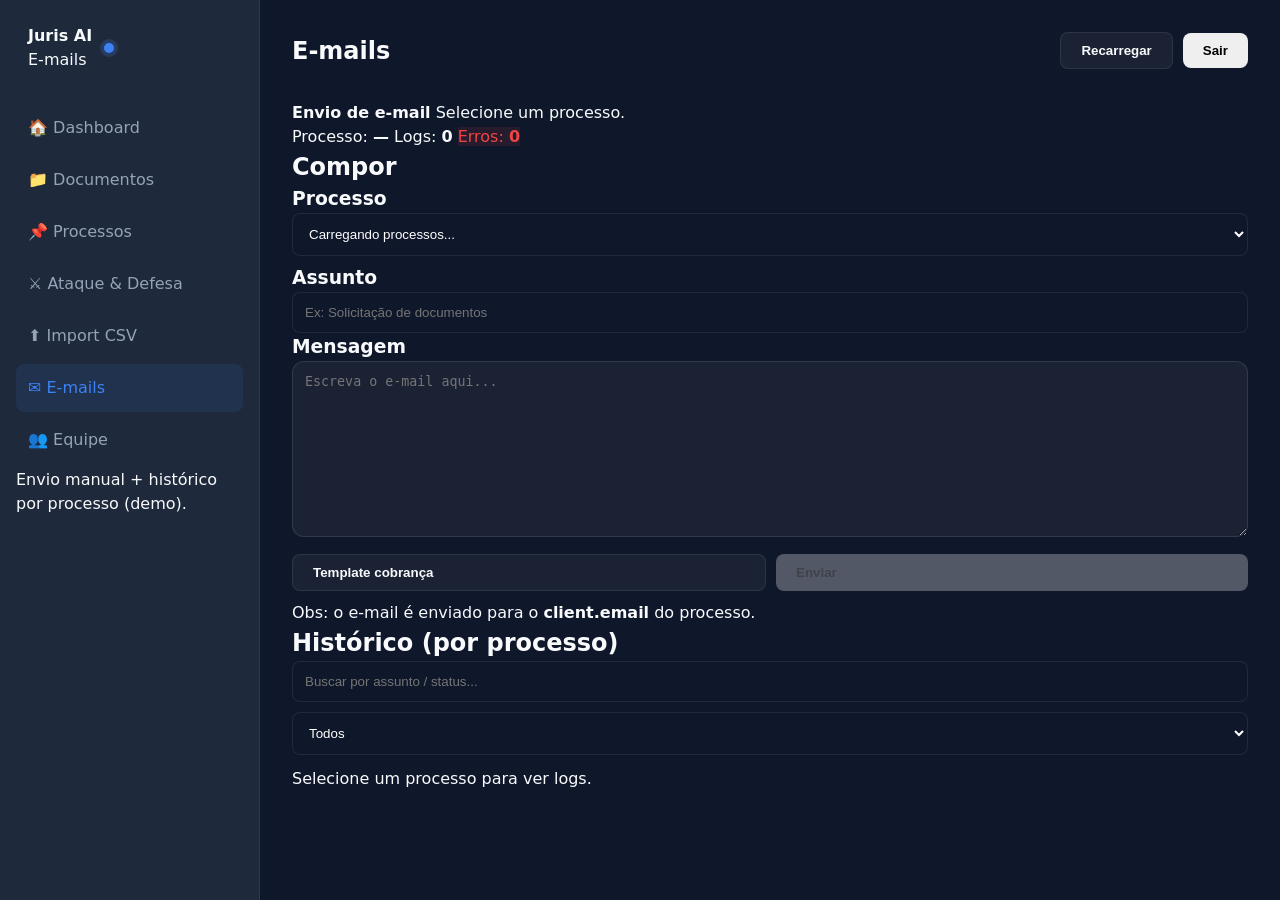
<file: frontend/email.html>
<!DOCTYPE html>
<html lang="pt-BR">
<head>
  <meta charset="UTF-8" />
  <meta name="viewport" content="width=device-width,initial-scale=1.0" />
  <title>E-mails - Juris AI</title>
  <link rel="stylesheet" href="styles.css" />
</head>
<body>

<div class="app-shell">

  <aside class="sidebar">
    <div class="brand">
      <div>
        <strong>Juris AI</strong><br/>
        <span>E-mails</span>
      </div>
      <span style="width:10px;height:10px;border-radius:999px;background:var(--primary);box-shadow:0 0 0 4px rgba(79,140,255,.18)"></span>
    </div>

    <nav class="nav">
      <a href="dashboard.html">🏠 Dashboard</a>
      <a href="documents.html">📁 Documentos</a>
      <a href="process.html">📌 Processos</a>
      <a href="attacks.html">⚔️ Ataque & Defesa</a>
      <a href="import.html">⬆️ Import CSV</a>
      <a class="active" href="email.html">✉️ E-mails</a>
      <a href="team.html">👥 Equipe</a>


      <div class="hint">
        Envio manual + histórico por processo (demo).
      </div>
    </nav>
  </aside>

  <main class="main">

    <header class="topbar">
      <h1>E-mails</h1>
      <div style="display:flex; gap:10px; align-items:center;">
        <button class="secondary" id="btnRefresh">Recarregar</button>
        <button onclick="logout()">Sair</button>
      </div>
    </header>

    <section class="statusbar" style="margin-top:0;">
      <div class="status-left">
        <span class="dot dot-green" id="mailDot"></span>
        <strong id="mailTitle">Envio de e-mail</strong>
        <span class="muted" id="mailSub">Selecione um processo.</span>
      </div>

      <div class="status-right">
        <span class="pill">Processo: <b id="stProcess">—</b></span>
        <span class="pill">Logs: <b id="stLogs">0</b></span>
        <span class="pill danger">Erros: <b id="stErr">0</b></span>
      </div>
    </section>

    <section class="grid">

      <!-- COMPOSER -->
      <div class="box">
        <h2>Compor</h2>

        <div class="form-box">
          <h3>Processo</h3>
          <select id="processSelect">
            <option value="">Carregando processos...</option>
          </select>
          <div class="muted" style="margin-top:8px;" id="processMeta"></div>
        </div>

        <div class="form-box">
          <h3>Assunto</h3>
          <input id="subject" placeholder="Ex: Solicitação de documentos" />
        </div>

        <div class="form-box">
          <h3>Mensagem</h3>
          <textarea id="body" rows="10"
            style="width:100%; padding:12px; border-radius:12px;
                   border:1px solid rgba(255,255,255,.10);
                   background: rgba(255,255,255,.05);
                   color: rgba(255,255,255,.92);
                   outline:none;"
            placeholder="Escreva o e-mail aqui..."></textarea>

          <div style="display:flex; gap:10px; margin-top:10px;">
            <button class="secondary" id="btnTemplate" style="flex:1;">Template cobrança</button>
            <button id="btnSend" style="flex:1;" disabled>Enviar</button>
          </div>

          <p class="muted" style="margin-top:10px;">
            Obs: o e-mail é enviado para o <b>client.email</b> do processo.
          </p>
        </div>
      </div>

      <!-- LOGS -->
      <div class="box">
        <h2>Histórico (por processo)</h2>

        <div class="row" style="display:flex; gap:10px; flex-wrap:wrap;">
          <input id="searchInput" placeholder="Buscar por assunto / status..." style="flex:1; min-width:240px;" />
          <select id="filterStatus" style="min-width:200px;">
            <option value="">Todos</option>
            <option value="sent">Enviados</option>
            <option value="failed">Falhas</option>
          </select>
        </div>

        <div id="logsList" style="margin-top:12px;">
          <p class="muted">Selecione um processo para ver logs.</p>
        </div>
      </div>

    </section>

    <script type="module" src="email.js"></script>
  </main>
</div>

</body>
</html>
</file>
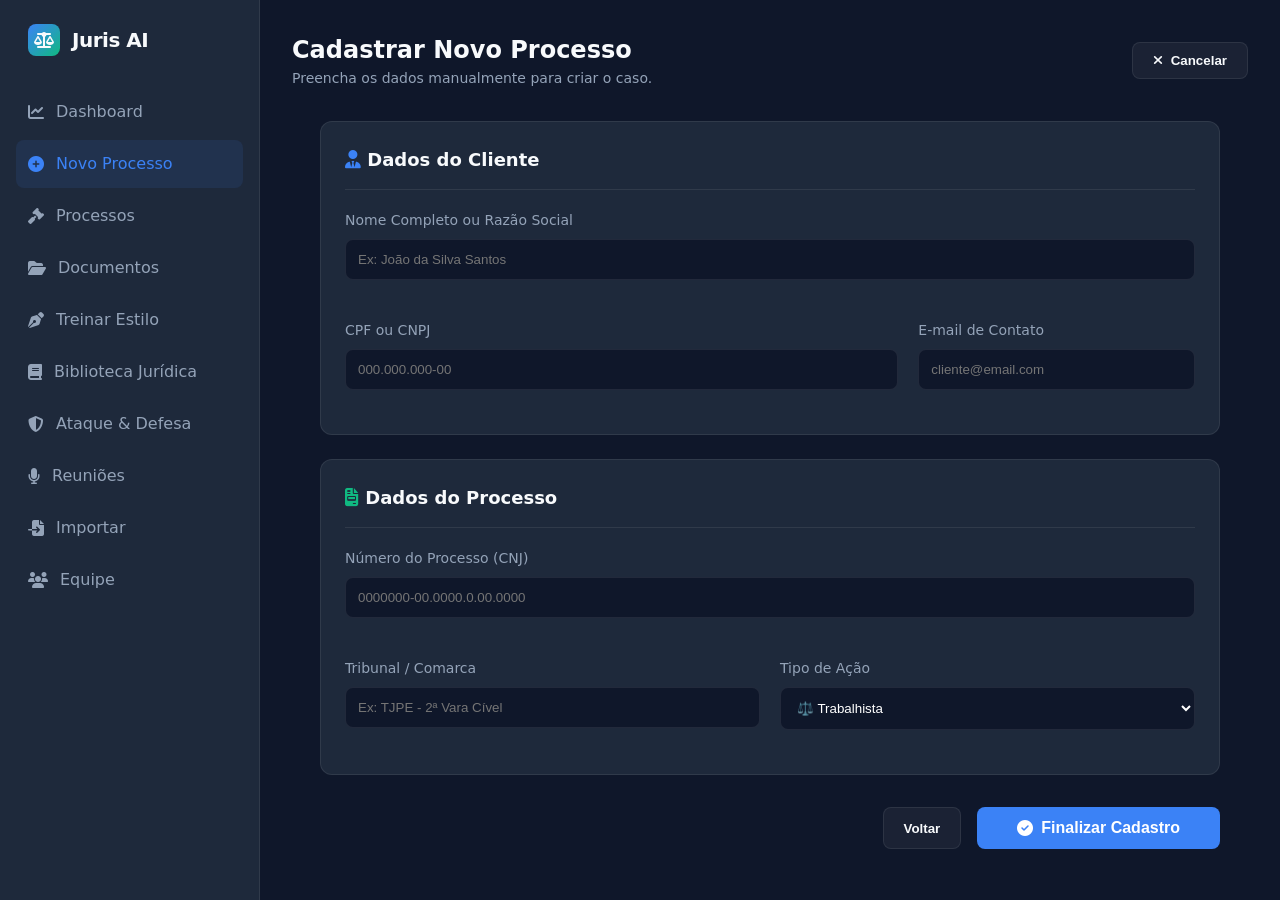
<file: frontend/new-process.html>
<!DOCTYPE html>
<html lang="pt-BR">
<head>
  <meta charset="UTF-8" />
  <meta name="viewport" content="width=device-width,initial-scale=1.0" />
  <title>Novo Processo - Juris AI</title>
  <link rel="stylesheet" href="styles.css" />
  <link rel="stylesheet" href="https://cdnjs.cloudflare.com/ajax/libs/font-awesome/6.4.0/css/all.min.css" />
</head>
<body>

<div class="app-shell">

  <!-- SIDEBAR (IDÊNTICA À DASHBOARD) -->
  <aside class="sidebar">
    <div class="brand">
      <div class="brand-icon"><i class="fas fa-balance-scale"></i></div>
      <h2>Juris AI</h2>
    </div>

    <nav class="nav">
      <a href="dashboard.html"><i class="fas fa-chart-line"></i> <span>Dashboard</span></a>
      <a class="active" href="new-process.html"><i class="fas fa-plus-circle"></i> <span>Novo Processo</span></a>
      <a href="process.html"><i class="fas fa-gavel"></i> <span>Processos</span></a>
      <a href="documents.html"><i class="fas fa-folder-open"></i> <span>Documentos</span></a>
      <a href="styles.html"><i class="fas fa-pen-nib"></i> <span>Treinar Estilo</span></a>
      <a href="knowledge.html"><i class="fas fa-book"></i> <span>Biblioteca Jurídica</span></a>
      <a href="attacks.html"><i class="fas fa-shield-halved"></i> <span>Ataque & Defesa</span></a>
      <a href="meeting.html"><i class="fas fa-microphone"></i> <span>Reuniões</span></a>
      <a href="import.html"><i class="fas fa-file-import"></i> <span>Importar</span></a>
      <a href="team.html"><i class="fas fa-users"></i> <span>Equipe</span></a>
    </nav>
  </aside>

  <!-- MAIN -->
  <main class="main">

    <header class="topbar">
      <div>
        <h1>Cadastrar Novo Processo</h1>
        <p style="color: var(--text-secondary); font-size: 14px;">Preencha os dados manualmente para criar o caso.</p>
      </div>

      <div class="topbar-actions">
        <button class="secondary" onclick="location.href='dashboard.html'"><i class="fas fa-times"></i> Cancelar</button>
      </div>
    </header>

    <div style="max-width: 900px; margin: 0 auto;">
      <form id="new-process-form">
        
        <!-- CARD CLIENTE -->
        <div class="panel">
          <div class="panel-header">
            <h3 class="panel-title"><i class="fas fa-user-tie" style="color: var(--primary);"></i> Dados do Cliente</h3>
          </div>
          
          <div style="display: grid; grid-template-columns: 2fr 1fr; gap: 20px;">
            <div class="form-group" style="grid-column: span 2;">
              <label>Nome Completo ou Razão Social</label>
              <input type="text" id="client_name" name="client_name" required placeholder="Ex: João da Silva Santos" />
            </div>
            
            <div class="form-group">
              <label>CPF ou CNPJ</label>
              <input type="text" id="client_document" name="client_document" placeholder="000.000.000-00" />
            </div>
            
            <div class="form-group">
              <label>E-mail de Contato</label>
              <input type="email" id="client_email" name="client_email" placeholder="cliente@email.com" />
            </div>
          </div>
        </div>

        <!-- CARD PROCESSO -->
        <div class="panel">
          <div class="panel-header">
            <h3 class="panel-title"><i class="fas fa-file-invoice" style="color: var(--accent);"></i> Dados do Processo</h3>
          </div>
          
          <div style="display: grid; grid-template-columns: 1fr 1fr; gap: 20px;">
            <div class="form-group" style="grid-column: span 2;">
              <label>Número do Processo (CNJ)</label>
              <input type="text" id="process_number" name="process_number" required placeholder="0000000-00.0000.0.00.0000" />
            </div>
            
            <div class="form-group">
              <label>Tribunal / Comarca</label>
              <input type="text" id="process_court" name="process_court" placeholder="Ex: TJPE - 2ª Vara Cível" />
            </div>
            
            <div class="form-group">
              <label>Tipo de Ação</label>
              <select id="process_type" name="process_type">
                <option value="Trabalhista">⚖️ Trabalhista</option>
                <option value="Cível">🏠 Cível</option>
                <option value="Família">👨‍👩‍👧 Família</option>
                <option value="Previdenciário">👴 Previdenciário</option>
                <option value="Criminal">🚔 Criminal</option>
                <option value="Outros">📁 Outros</option>
              </select>
            </div>
          </div>
        </div>

        <div style="display: flex; justify-content: flex-end; gap: 16px; margin-top: 32px;">
          <button type="button" class="secondary" onclick="location.href='dashboard.html'">Voltar</button>
          <button type="submit" class="primary" style="padding: 12px 40px; font-size: 16px;">
            <i class="fas fa-check-circle"></i> Finalizar Cadastro
          </button>
        </div>

      </form>
    </div>

    <!-- OVERLAY DE BLOQUEIO (MANTIDO) -->
    <div id="lock-overlay" style="display:none; position: fixed; inset: 0; background: rgba(15, 23, 42, 0.9); backdrop-filter: blur(8px); z-index: 1000; align-items: center; justify-content: center; padding: 20px;">
      <div class="panel" style="max-width: 500px; border-color: var(--danger); background: var(--bg); text-align: center;">
        <h2 style="color: var(--danger); margin-bottom: 16px;"><i class="fas fa-lock" style="font-size: 48px;"></i><br><br>ESCRITÓRIO BLOQUEADO</h2>
        <p style="margin-bottom: 24px; color: var(--text-secondary);">Existe prazo crítico vencido. Resolva os prazos para liberar o acesso.</p>
        <button onclick="unlockOffice()" class="primary" style="width: 100%; justify-content: center;">🔓 Desbloquear por Override</button>
        <button onclick="location.href='dashboard.html'" class="secondary" style="width: 100%; margin-top: 12px; justify-content: center;">Voltar para Dashboard</button>
      </div>
    </div>

    <script src="config.js"></script>
    <script src="storage.js"></script>
    <script src="auth.js"></script>
    <script src="dom.js"></script>
    <script src="http.js"></script>
    <script src="new-process.js"></script>
  </main>
</div>

</body>
</html>
</file>
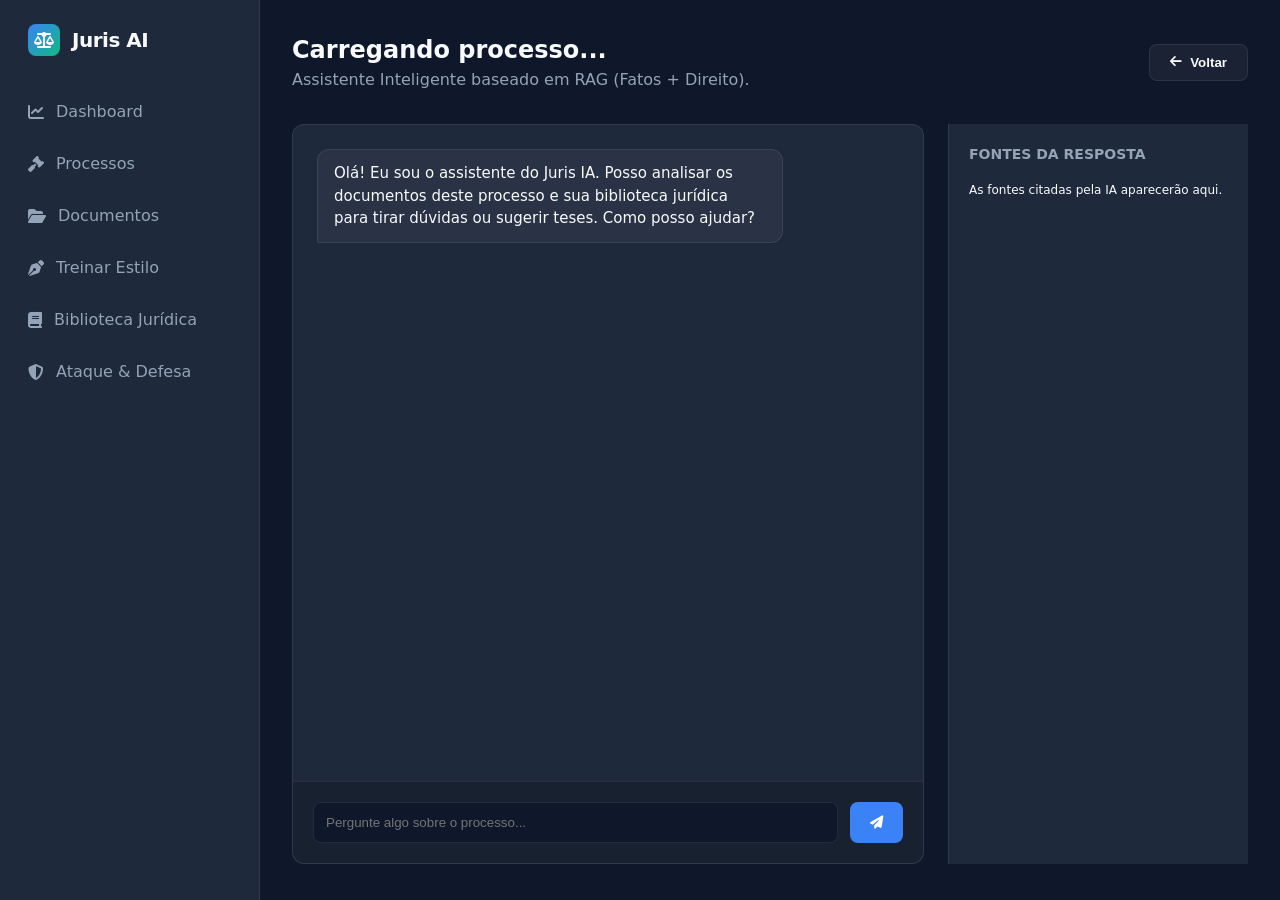
<file: frontend/process-ai.html>
<!DOCTYPE html>
<html lang="pt-BR">
<head>
  <meta charset="UTF-8" />
  <meta name="viewport" content="width=device-width,initial-scale=1.0" />
  <title>Cérebro Juris IA</title>
  <link rel="stylesheet" href="styles.css" />
  <link rel="stylesheet" href="https://cdnjs.cloudflare.com/ajax/libs/font-awesome/6.4.0/css/all.min.css" />
  <style>
    .chat-container {
      display: flex;
      flex-direction: column;
      height: calc(100vh - 160px);
      background: var(--card-bg);
      border-radius: var(--radius);
      border: 1px solid var(--card-border);
      overflow: hidden;
    }
    #chatBox {
      flex: 1;
      padding: 24px;
      overflow-y: auto;
      display: flex;
      flex-direction: column;
      gap: 16px;
    }
    .chat-msg {
      max-width: 80%;
      padding: 12px 16px;
      border-radius: 12px;
      font-size: 15px;
      line-height: 1.5;
    }
    .chat-msg.user {
      align-self: flex-end;
      background: var(--primary);
      color: white;
      border-bottom-right-radius: 2px;
    }
    .chat-msg.assistant {
      align-self: flex-start;
      background: rgba(255,255,255,0.05);
      color: var(--text-main);
      border-bottom-left-radius: 2px;
      border: 1px solid var(--card-border);
    }
    .chat-input-area {
      padding: 20px;
      background: rgba(0,0,0,0.2);
      border-top: 1px solid var(--card-border);
      display: flex;
      gap: 12px;
    }
    .source-sidebar {
      width: 300px;
      background: var(--sidebar-bg);
      border-left: 1px solid var(--card-border);
      padding: 20px;
      overflow-y: auto;
    }
    .source-item {
      padding: 10px;
      background: rgba(255,255,255,0.03);
      border-radius: 8px;
      margin-bottom: 10px;
      font-size: 12px;
      border: 1px solid transparent;
    }
    .source-item:hover { border-color: var(--primary); }
  </style>
</head>
<body>
  <div class="app-shell">
    <aside class="sidebar">
      <div class="brand">
        <div class="brand-icon"><i class="fas fa-balance-scale"></i></div>
        <h2>Juris AI</h2>
      </div>
      <nav class="nav">
        <a href="dashboard.html"><i class="fas fa-chart-line"></i> <span>Dashboard</span></a>
        <a href="process.html"><i class="fas fa-gavel"></i> <span>Processos</span></a>
        <a href="documents.html"><i class="fas fa-folder-open"></i> <span>Documentos</span></a>
        <a href="styles.html"><i class="fas fa-pen-nib"></i> <span>Treinar Estilo</span></a>
        <a href="knowledge.html"><i class="fas fa-book"></i> <span>Biblioteca Jurídica</span></a>
        <a href="attacks.html"><i class="fas fa-shield-halved"></i> <span>Ataque & Defesa</span></a>
      </nav>
    </aside>

    <main class="main">
      <header class="topbar">
        <div>
          <h1 id="processTitle">Carregando processo...</h1>
          <p style="color: var(--text-secondary);">Assistente Inteligente baseado em RAG (Fatos + Direito).</p>
        </div>
        <button class="secondary" onclick="location.href='process.html'"><i class="fas fa-arrow-left"></i> Voltar</button>
      </header>

      <div style="display: flex; gap: 24px;">
        <div style="flex: 1;">
          <div class="chat-container">
            <div id="chatBox">
              <div class="chat-msg assistant">
                Olá! Eu sou o assistente do Juris IA. Posso analisar os documentos deste processo e sua biblioteca jurídica para tirar dúvidas ou sugerir teses. Como posso ajudar?
              </div>
            </div>
            <div class="chat-input-area">
              <input type="text" id="chatInput" placeholder="Pergunte algo sobre o processo..." style="flex: 1;" />
              <button id="btnSend" class="primary"><i class="fas fa-paper-plane"></i></button>
            </div>
          </div>
        </div>

        <aside class="source-sidebar">
          <h3 style="font-size: 14px; margin-bottom: 16px; color: var(--text-secondary);">FONTES DA RESPOSTA</h3>
          <div id="sourceList">
            <p class="muted" style="font-size: 12px;">As fontes citadas pela IA aparecerão aqui.</p>
          </div>
        </aside>
      </div>
    </main>
  </div>

  <script src="config.js"></script>
  <script src="storage.js"></script>
  <script src="auth.js"></script>
  <script src="http.js"></script>
  <script src="process_ai.js"></script>
</body>
</html>
</file>
<file: frontend/styles.css>
/* =====================
   JURIS IA - CRM STYLE 
   Modern, Professional, Elevated
===================== */

:root {
  /* Cores CRM Premium */
  --bg: #0f172a;
  --sidebar-bg: #1e293b;
  --surface: #1e293b;
  --card-bg: #1e293b;
  --card-border: rgba(255, 255, 255, 0.08);
  
  --primary: #3b82f6; /* Azul Royal */
  --primary-hover: #2563eb;
  --accent: #10b981; /* Esmeralda para sucesso */
  --gold: #f59e0b; /* Âmbar para alertas/prazos */
  --danger: #ef4444;
  
  --text-main: #f8fafc;
  --text-secondary: #94a3b8;
  --text-muted: #64748b;
  
  --radius: 12px;
  --shadow: 0 4px 6px -1px rgba(0, 0, 0, 0.1), 0 2px 4px -1px rgba(0, 0, 0, 0.06);
  --shadow-lg: 0 10px 15px -3px rgba(0, 0, 0, 0.1), 0 4px 6px -2px rgba(0, 0, 0, 0.05);
}

* { box-sizing: border-box; margin: 0; padding: 0; }

body {
  font-family: 'Inter', system-ui, -apple-system, sans-serif;
  background-color: var(--bg);
  color: var(--text-main);
  line-height: 1.5;
  overflow-x: hidden;
}

/* =====================
   APP SHELL
===================== */
.app-shell {
  display: flex;
  min-height: 100vh;
}

/* SIDEBAR */
.sidebar {
  width: 260px;
  background-color: var(--sidebar-bg);
  border-right: 1px solid var(--card-border);
  padding: 24px 16px;
  display: flex;
  flex-direction: column;
  position: fixed;
  height: 100vh;
}

.brand {
  display: flex;
  align-items: center;
  gap: 12px;
  padding: 0 12px 32px;
}

.brand-icon {
  width: 32px;
  height: 32px;
  background: linear-gradient(135deg, var(--primary), var(--accent));
  border-radius: 8px;
  display: flex;
  align-items: center;
  justify-content: center;
  font-weight: bold;
}

.brand h2 { font-size: 20px; letter-spacing: -0.5px; }

.nav { display: flex; flex-direction: column; gap: 4px; }

.nav a {
  display: flex;
  align-items: center;
  gap: 12px;
  padding: 12px;
  border-radius: 8px;
  color: var(--text-secondary);
  text-decoration: none;
  font-weight: 500;
  transition: all 0.2s;
}

.nav a:hover {
  background: rgba(255, 255, 255, 0.05);
  color: var(--text-main);
}

.nav a.active {
  background: rgba(59, 130, 246, 0.1);
  color: var(--primary);
}

/* MAIN CONTENT */
.main {
  flex: 1;
  margin-left: 260px;
  padding: 32px;
}

.topbar {
  display: flex;
  justify-content: space-between;
  align-items: center;
  margin-bottom: 32px;
}

.topbar h1 { font-size: 24px; font-weight: 700; }

/* =====================
   COMPONENTS
===================== */
.card-grid {
  display: grid;
  grid-template-columns: repeat(auto-fit, minmax(240px, 1fr));
  gap: 20px;
  margin-bottom: 32px;
}

.kpi-card {
  background: var(--card-bg);
  border: 1px solid var(--card-border);
  padding: 24px;
  border-radius: var(--radius);
  box-shadow: var(--shadow);
  transition: transform 0.2s;
}

.kpi-card:hover { transform: translateY(-4px); }

.kpi-label { font-size: 14px; color: var(--text-secondary); font-weight: 500; }
.kpi-value { font-size: 32px; font-weight: 700; margin: 8px 0; display: block; }
.kpi-trend { font-size: 12px; display: flex; align-items: center; gap: 4px; }
.trend-up { color: var(--accent); }

.panel {
  background: var(--card-bg);
  border: 1px solid var(--card-border);
  border-radius: var(--radius);
  padding: 24px;
  margin-bottom: 24px;
}

.panel-header {
  display: flex;
  justify-content: space-between;
  align-items: center;
  margin-bottom: 20px;
  border-bottom: 1px solid var(--card-border);
  padding-bottom: 16px;
}

.panel-title { font-size: 18px; font-weight: 600; }

/* BUTTONS */
button {
  padding: 10px 20px;
  border-radius: 8px;
  border: none;
  font-weight: 600;
  cursor: pointer;
  transition: all 0.2s;
  display: inline-flex;
  align-items: center;
  gap: 8px;
}

.primary { background: var(--primary); color: white; }
.primary:hover { background: var(--primary-hover); }

.secondary { background: rgba(255,255,255,0.05); color: var(--text-main); border: 1px solid var(--card-border); }
.secondary:hover { background: rgba(255,255,255,0.1); }

.danger { background: rgba(239, 68, 68, 0.1); color: var(--danger); }
.danger:hover { background: rgba(239, 68, 68, 0.2); }

/* FORMS */
.form-group { margin-bottom: 20px; }
.form-group label { display: block; margin-bottom: 8px; font-size: 14px; color: var(--text-secondary); }

input, select, textarea {
  width: 100%;
  padding: 12px;
  background: #0f172a;
  border: 1px solid var(--card-border);
  border-radius: 8px;
  color: white;
  outline: none;
  transition: border-color 0.2s;
}

input:focus { border-color: var(--primary); }

/* TABLES */
.data-table {
  width: 100%;
  border-collapse: collapse;
}

.data-table th {
  text-align: left;
  padding: 12px;
  color: var(--text-secondary);
  font-size: 13px;
  text-transform: uppercase;
  letter-spacing: 0.05em;
  border-bottom: 1px solid var(--card-border);
}

.data-table td {
  padding: 16px 12px;
  border-bottom: 1px solid var(--card-border);
  font-size: 14px;
}

.data-table tr:hover { background: rgba(255,255,255,0.02); }

/* BADGES */
.badge {
  padding: 4px 10px;
  border-radius: 20px;
  font-size: 12px;
  font-weight: 600;
}

.badge-active { background: rgba(16, 185, 129, 0.1); color: var(--accent); }
.badge-pending { background: rgba(245, 158, 11, 0.1); color: var(--gold); }

/* ABAS */
.tabs {
  display: flex;
  gap: 24px;
  border-bottom: 1px solid var(--card-border);
  margin-bottom: 24px;
}

.tab-btn {
  padding: 12px 0;
  background: none;
  border: none;
  color: var(--text-secondary);
  border-bottom: 2px solid transparent;
  border-radius: 0;
  box-shadow: none;
}

.tab-btn.is-active {
  color: var(--primary);
  border-bottom-color: var(--primary);
}

/* =====================
   MODAL 
===================== */
.modal-overlay {
  position: fixed;
  top: 0;
  left: 0;
  width: 100%;
  height: 100%;
  background: rgba(0, 0, 0, 0.75);
  backdrop-filter: blur(4px);
  display: none;
  align-items: center;
  justify-content: center;
  z-index: 1000;
  padding: 20px;
}

.modal-content {
  animation: modalIn 0.3s ease-out;
}

@keyframes modalIn {
  from { opacity: 0; transform: translateY(20px); }
  to { opacity: 1; transform: translateY(0); }
}

.close-modal:hover {
  color: var(--text-main) !important;
}

.btn-small {
  padding: 6px 12px;
  font-size: 13px;
}

/* RESPONSIVE */
@media (max-width: 1024px) {
  .sidebar { width: 80px; }
  .brand h2, .nav a span { display: none; }
  .main { margin-left: 80px; }
}
</file>
